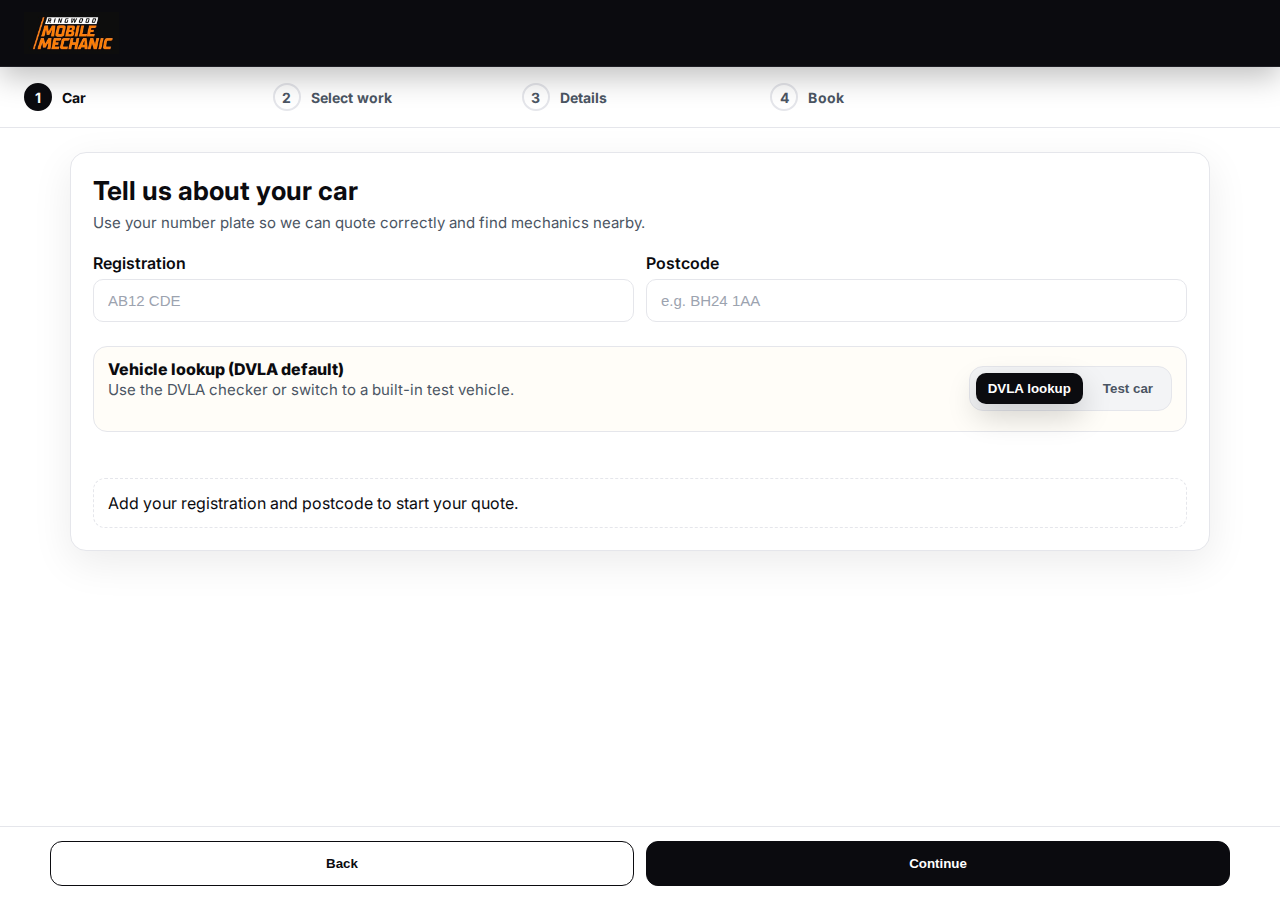
<file: index.html>
<!doctype html>
<html lang="en">
  <head>
    <meta charset="UTF-8" />
    <meta name="viewport" content="width=device-width, initial-scale=1.0" />
    <title>Ringwood Mobile Mechanics | Book a mechanic</title>
    <link rel="stylesheet" href="styles.css" />
    <link rel="preconnect" href="https://fonts.googleapis.com" />
    <link rel="preconnect" href="https://fonts.gstatic.com" crossorigin />
    <link
      rel="stylesheet"
      href="https://cdnjs.cloudflare.com/ajax/libs/font-awesome/6.5.2/css/all.min.css"
      integrity="sha512-XkIUj3IHyhfK9dQypp+EkKdfr74i05ZtWkqKD8wWiNI7YcVHhT2o5ZhnjF9XFaV0z85Qzp8Z4E7E3vXpD+f2Qg=="
      crossorigin="anonymous"
      referrerpolicy="no-referrer"
    />
    <script defer src="app.js"></script>
  </head>
  <body>
    <header class="topbar">
      <div class="logo">
        <img
          src="HTML%20Start/RMM%20Logo%20Small.jpeg"
          alt="RMM logo"
          class="logo-mark"
        />
      </div>
      <div class="topbar-actions">
        <div class="header-total" id="header-total">Total: £0.00</div>
      </div>
    </header>

    <div class="progress">
      <div class="progress-steps" id="progress-steps"></div>
    </div>

    <main class="main">
      <div id="step-car" class="step-pane active">
        <div class="card">
          <h2 class="section-title">Tell us about your car</h2>
          <p class="section-subtitle">
            Use your number plate so we can quote correctly and find mechanics
            nearby.
          </p>
          <div class="input-row">
            <div class="input">
              <label for="reg">Registration</label>
              <input
                id="reg"
                name="reg"
                placeholder="AB12 CDE"
                autocomplete="off"
              />
            </div>
          <div class="input">
            <label for="postcode">Postcode</label>
            <input
                id="postcode"
                name="postcode"
                placeholder="e.g. BH24 1AA"
              autocomplete="off"
            />
          </div>
        </div>
          <div class="lookup-mode" role="group" aria-label="Vehicle lookup mode">
            <div>
              <p class="lookup-mode-title">Vehicle lookup</p>
              <p class="section-subtitle">
                Use the DVLA checker or switch to a built-in test vehicle.
              </p>
            </div>
            <div class="pill-toggle" id="lookup-mode">
              <button class="pill-button active" type="button" data-mode="dvla">
                DVLA lookup
              </button>
              <button class="pill-button" type="button" data-mode="test">
                Test car
              </button>
            </div>
          </div>
          <div class="lookup-row">
            <div
              id="location-label"
              class="lookup-chip hidden"
              aria-live="polite"
            ></div>
            <div
              id="vehicle-label"
              class="lookup-chip hidden"
              aria-live="polite"
            ></div>
          </div>
          <div id="car-error" class="error" aria-live="polite"></div>
          <div class="summary-box" id="car-summary"></div>
        </div>
      </div>

      <div id="step-category" class="step-pane">
        <div class="grid-two">
          <div class="card">
            <h2 class="section-title">What does your vehicle need?</h2>
            <p class="section-subtitle">
              Pick a category to see services available for your car and
              location.
            </p>
            <div id="category-grid" class="category-grid"></div>
            <div id="category-error" class="error" aria-live="polite"></div>
            <div id="category-header"></div>
            <div id="services-error" class="error" aria-live="polite"></div>
            <div id="service-list" class="service-list"></div>
          </div>
          <aside class="basket" id="basket"></aside>
        </div>
        <div class="basket-mobile" id="basket-mobile"></div>
      </div>

      <div id="step-details" class="step-pane">
        <div class="grid-two">
          <div class="card">
            <h2 class="section-title">Contact & availability</h2>
            <p class="section-subtitle">
              We’ll share these details with your mechanic to confirm the
              booking.
            </p>
            <div class="summary-box" id="details-summary"></div>
            <div class="input-row">
              <div class="input">
                <label for="full-name">Full name</label>
                <input id="full-name" placeholder="Sam Example" />
              </div>
              <div class="input">
                <label for="email"
                  >Email <span class="muted">(optional)</span></label
                >
                <input id="email" type="email" placeholder="you@example.com" />
              </div>
              <div class="input">
                <label for="phone"
                  >Phone <span class="required">Required</span></label
                >
                <input id="phone" type="tel" placeholder="07xxx xxxxxx" />
              </div>
            </div>
            <div class="input-row">
              <div class="input">
                <label for="address-line">Address</label>
                <input id="address-line" placeholder="123 Sample Street" />
              </div>
              <div class="input">
                <label for="address-postcode">Postcode</label>
                <input id="address-postcode" placeholder="AB12 3CD" />
              </div>
            </div>
            <div class="input">
              <label for="notes">Describe the problem</label>
              <textarea
                id="notes"
                placeholder="Tell us about noises, smells or warning lights"
              ></textarea>
            </div>
            <div class="input clarifier">
              <div class="clarifier-header">
                <div>
                  <div class="clarifier-title">AI clarifier</div>
                  <p class="section-subtitle">
                    For diagnostic or vague issues we can ask up to 3 quick
                    questions.
                  </p>
                </div>
                <button
                  class="button secondary"
                  id="clarifier-start"
                  type="button"
                >
                  Start clarifier
                </button>
              </div>
              <div id="clarifier-panel" class="clarifier-panel"></div>
            </div>
            <div class="input">
              <label>Is the vehicle driveable?</label>
              <div class="pills" id="driveable"></div>
            </div>
            <div class="input">
              <label>When is the vehicle available?</label>
              <div id="week-availability" class="week-grid"></div>
            </div>
            <div id="details-error" class="error" aria-live="polite"></div>
          </div>
          <aside class="basket" id="basket-details"></aside>
        </div>
      </div>

      <div id="step-confirm" class="step-pane">
        <div class="card">
          <h2 class="section-title">Confirmation</h2>
          <p class="section-subtitle">
            Review your request before sending it to your mechanic.
          </p>
          <div class="summary-box" id="confirm-summary"></div>
          <p>
            A mechanic will review your request and send you a confirmation.
            You will only be charged after you approve the booking.
          </p>
        </div>
      </div>
    </main>

    <div class="modal" id="info-modal" role="dialog" aria-modal="true">
      <div class="modal-content">
        <button class="modal-close" aria-label="Close">&times;</button>
        <h3 id="modal-title"></h3>
        <p id="modal-description"></p>
        <ul id="modal-list"></ul>
        <button id="modal-add" class="button" data-service="">
          Add to basket
        </button>
      </div>
    </div>

    <div class="navbar">
      <div class="navbar-inner">
        <button id="back" class="button secondary">Back</button>
        <button id="next" class="button">Continue</button>
      </div>
    </div>
  </body>
</html>
</file>
<file: styles.css>
@import url("https://fonts.googleapis.com/css2?family=Inter:wght@400;500;600;700&display=swap");

:root {
  --background: #ffffff;
  --surface: #ffffff;
  --ink: #0b0b0f;
  --muted: #4b5563;
  --border: #e5e6eb;
  --accent: #ff8a00;
  --accent-strong: #ff7000;
  --shadow: 0 12px 40px rgba(0, 0, 0, 0.08);
}

* {
  box-sizing: border-box;
}

.is-hidden {
  display: none !important;
}

body {
  margin: 0;
  font-family:
    "Inter",
    system-ui,
    -apple-system,
    BlinkMacSystemFont,
    "Segoe UI",
    sans-serif;
  background: var(--background);
  color: var(--ink);
  overflow-x: hidden;
}

a {
  color: var(--ink);
  text-decoration: none;
}

header.topbar {
  position: sticky;
  top: 0;
  z-index: 20;
  background: #0b0b0f;
  color: #ffffff;
  padding: 12px 24px;
  display: flex;
  justify-content: space-between;
  align-items: center;
  border-bottom: 1px solid #1f1f25;
  box-shadow: 0 10px 30px rgba(0, 0, 0, 0.25);
}

.logo {
  display: flex;
  align-items: center;
  gap: 10px;
  font-weight: 700;
  font-size: 20px;
}

.logo-name {
  font-size: 17px;
  letter-spacing: 0.01em;
}

.logo-mark {
  height: 42px;
  width: auto;
  display: block;
}

.topbar-actions {
  display: flex;
  align-items: center;
  gap: 18px;
}

.header-total {
  font-weight: 800;
  font-size: 16px;
  color: #ffffff;
  background: rgba(255, 255, 255, 0.08);
  padding: 10px 16px;
  border-radius: 12px;
  border: 1px solid rgba(255, 255, 255, 0.14);
}

.logo span {
  display: none;
}

.help-link {
  font-weight: 600;
  color: var(--ink);
}

.progress {
  background: var(--surface);
  padding: 16px 24px;
  border-bottom: 1px solid var(--border);
}

.progress-steps {
  display: grid;
  grid-template-columns: repeat(5, 1fr);
  gap: 12px;
  align-items: center;
  color: var(--muted);
}

.step {
  display: flex;
  align-items: center;
  gap: 10px;
  color: var(--muted);
  font-weight: 700;
  font-size: 14px;
  letter-spacing: 0.01em;
}

.step .icon {
  width: 28px;
  height: 28px;
  border-radius: 50%;
  border: 2px solid var(--border);
  display: grid;
  place-items: center;
  background: #fff;
  color: var(--muted);
}

.step.active {
  color: var(--ink);
}

.step.active .icon {
  border-color: #0b0b0f;
  background: #0b0b0f;
  color: #fff;
}

.step.complete {
  color: var(--ink);
}

.step.complete .icon {
  background: var(--accent);
  color: #0b0b0f;
  border-color: var(--accent);
}

.main {
  max-width: 1180px;
  margin: 24px auto 120px;
  padding: 0 20px;
}

.card {
  background: var(--surface);
  border: 1px solid var(--border);
  border-radius: 16px;
  box-shadow: var(--shadow);
  padding: 22px;
  color: var(--ink);
}

.grid-two {
  display: grid;
  grid-template-columns: 1fr 320px;
  gap: 20px;
}

.section-title {
  font-size: 26px;
  margin: 0 0 6px;
}

.section-subtitle {
  color: var(--muted);
  margin: 0 0 18px;
  font-size: 15px;
  line-height: 1.5;
}
.muted {
  color: var(--muted);
  font-weight: 500;
}
.required {
  color: #dc2626;
  font-size: 13px;
  font-weight: 700;
  margin-left: 6px;
}

.input-row {
  display: grid;
  grid-template-columns: repeat(auto-fit, minmax(220px, 1fr));
  gap: 12px;
  margin-bottom: 12px;
}

.lookup-row {
  display: flex;
  flex-wrap: wrap;
  gap: 8px;
  margin: 4px 0 8px;
  min-height: 28px;
}

.lookup-mode {
  display: flex;
  justify-content: space-between;
  align-items: center;
  gap: 16px;
  padding: 12px 14px;
  border: 1px solid var(--border);
  border-radius: 14px;
  background: #fffdf8;
  margin: 6px 0 10px;
}

.lookup-mode-title {
  margin: 0;
  font-weight: 800;
  color: var(--ink);
}

.pill-toggle {
  display: inline-flex;
  align-items: center;
  gap: 8px;
  background: #f3f4f6;
  padding: 6px;
  border-radius: 14px;
  border: 1px solid var(--border);
}

.pill-button {
  border: none;
  background: transparent;
  color: var(--muted);
  font-weight: 700;
  padding: 8px 12px;
  border-radius: 10px;
  cursor: pointer;
  transition: background 0.2s ease, color 0.2s ease, box-shadow 0.2s ease;
}

.pill-button.active {
  background: #0b0b0f;
  color: #fff;
  box-shadow: 0 12px 30px rgba(0, 0, 0, 0.18);
}

.lookup-chip {
  background: #f2f3f5;
  border: 1px solid var(--border);
  border-radius: 20px;
  padding: 6px 10px;
  font-size: 13px;
  color: var(--ink);
}

.lookup-chip.hidden {
  display: none;
}

.input label {
  display: block;
  font-weight: 600;
  margin-bottom: 6px;
}

.input input,
.input textarea,
.input select {
  width: 100%;
  border: 1px solid var(--border);
  border-radius: 10px;
  padding: 12px 14px;
  font-size: 15px;
  background: #fff;
  color: var(--ink);
}

.input input::placeholder,
.input textarea::placeholder {
  color: #9ca3af;
}

.input:not(:last-child) {
  margin-bottom: 12px;
}

.input textarea {
  resize: vertical;
  min-height: 120px;
}

.button {
  background: #0b0b0f;
  color: #fff;
  border: 1px solid #0b0b0f;
  border-radius: 12px;
  padding: 14px 16px;
  font-weight: 800;
  cursor: pointer;
  transition:
    transform 0.1s ease,
    box-shadow 0.2s ease,
    background 0.15s ease;
}

.button:hover {
  transform: translateY(-1px);
  box-shadow: 0 10px 25px rgba(0, 0, 0, 0.25);
  background: var(--accent);
  border-color: var(--accent);
}

.button.secondary {
  background: #fff;
  color: #0b0b0f;
  border: 1px solid #0b0b0f;
  box-shadow: none;
}

.error {
  color: #dc2626;
  font-weight: 600;
  margin-top: 6px;
}

.category-grid {
  display: grid;
  grid-template-columns: repeat(auto-fit, minmax(200px, 1fr));
  gap: 16px;
}

.category-card {
  border: 1px solid var(--border);
  padding: 16px;
  border-radius: 12px;
  background: var(--surface);
  cursor: pointer;
  transition:
    border-color 0.2s,
    box-shadow 0.2s,
    transform 0.15s ease;
  display: flex;
  gap: 12px;
  align-items: flex-start;
  text-align: left;
  color: var(--ink);
}

.category-card:hover {
  border-color: var(--accent);
  box-shadow: var(--shadow);
  transform: translateY(-1px);
}

.category-card.active {
  border-color: var(--accent);
  box-shadow: 0 14px 36px rgba(255, 138, 0, 0.25);
}

.category-card h3 {
  margin: 0 0 6px;
  font-size: 22px;
}

.category-summary {
  margin: 0;
  color: var(--muted);
  font-size: 15px;
  line-height: 1.5;
}

.category-icon {
  width: 48px;
  height: 48px;
  border-radius: 12px;
  background: #f7f3ef;
  color: #0b0b0f;
  display: grid;
  place-items: center;
  font-size: 20px;
  border: 1px solid var(--border);
}

.service-list {
  display: flex;
  flex-direction: column;
  gap: 12px;
}

.service-card {
  border: 1px solid var(--border);
  border-radius: 14px;
  padding: 16px;
  display: grid;
  grid-template-columns: auto 1fr;
  gap: 12px 16px;
  align-items: flex-start;
  background: var(--surface);
  color: var(--ink);
}

.service-icon {
  width: 44px;
  height: 44px;
  border-radius: 12px;
  background: #f7f3ef;
  color: #0b0b0f;
  display: grid;
  place-items: center;
  font-size: 18px;
  border: 1px solid var(--border);
}

.service-body {
  display: grid;
  gap: 8px;
}

.service-header {
  display: flex;
  justify-content: space-between;
  gap: 8px;
  align-items: flex-start;
}

.service-header h4 {
  margin: 0;
  font-size: 20px;
}

.service-rating {
  color: var(--muted);
  font-weight: 600;
  margin: 0;
}

.service-description {
  margin: 0;
  color: var(--ink);
  line-height: 1.6;
  font-size: 15px;
}

.service-meta {
  color: var(--muted);
  font-size: 14px;
  margin: 0 0 6px;
}

.badge {
  background: rgba(255, 138, 0, 0.14);
  color: var(--accent);
  border-radius: 50px;
  padding: 4px 10px;
  font-weight: 700;
  font-size: 12px;
}

.price {
  font-weight: 800;
  font-size: 20px;
}

.price-stack {
  display: flex;
  flex-direction: column;
  gap: 4px;
}

.service-actions {
  display: flex;
  justify-content: space-between;
  align-items: center;
  gap: 12px;
  margin-top: 8px;
}

.service-buttons {
  display: flex;
  flex-wrap: wrap;
  gap: 8px;
  width: auto;
}

.basket {
  position: sticky;
  top: 20px;
  align-self: start;
  display: flex;
  flex-direction: column;
  gap: 14px;
}

.basket h4 {
  margin: 0;
}

.basket-list {
  border-top: 1px solid var(--border);
  padding-top: 12px;
  display: grid;
  gap: 10px;
}

.basket-item {
  display: flex;
  justify-content: space-between;
  gap: 10px;
  align-items: center;
}

.basket-item .remove {
  color: var(--muted);
  cursor: pointer;
  border: none;
  background: none;
}

.basket-total {
  display: flex;
  justify-content: space-between;
  align-items: center;
  font-weight: 800;
  font-size: 18px;
}

.navbar {
  position: fixed;
  bottom: 0;
  left: 0;
  right: 0;
  background: #fff;
  border-top: 1px solid var(--border);
  padding: 14px 20px;
  display: flex;
  justify-content: center;
}

.navbar-inner {
  width: 100%;
  max-width: 1180px;
  display: grid;
  grid-template-columns: 1fr 1fr;
  gap: 12px;
}

.step-pane {
  display: none;
}
.step-pane.active {
  display: block;
}

.modal {
  position: fixed;
  inset: 0;
  display: none;
  background: rgba(15, 23, 42, 0.6);
  justify-content: center;
  align-items: center;
  padding: 20px;
  z-index: 30;
}

.modal.active {
  display: flex;
}

.modal-content {
  background: #fff;
  border-radius: 16px;
  max-width: 640px;
  width: 100%;
  padding: 24px;
  position: relative;
  max-height: 90vh;
  overflow: auto;
}

.modal-content h3 {
  margin-top: 0;
  margin-bottom: 8px;
}

.modal-close {
  position: absolute;
  top: 12px;
  right: 12px;
  border: none;
  background: none;
  font-size: 18px;
  cursor: pointer;
}

.timeline {
  display: grid;
  grid-template-columns: repeat(auto-fit, minmax(140px, 1fr));
  gap: 12px;
  margin: 16px 0;
}

.timeline div {
  border: 1px dashed var(--border);
  border-radius: 10px;
  padding: 12px;
  background: #f8fafc;
  font-weight: 600;
  color: var(--muted);
}

.pills {
  display: flex;
  flex-wrap: wrap;
  gap: 8px;
  margin-top: 8px;
}

.pill {
  padding: 8px 10px;
  border-radius: 10px;
  border: 1px solid var(--border);
  cursor: pointer;
}

.pill.active {
  border-color: var(--accent);
  background: #fff3e6;
  color: var(--ink);
}

.week-grid {
  display: grid;
  grid-template-columns: repeat(auto-fit, minmax(180px, 1fr));
  gap: 12px;
}

.day-column {
  border: 1px solid var(--border);
  background: #fff;
  border-radius: 12px;
  padding: 10px;
  display: flex;
  flex-direction: column;
  gap: 8px;
}

.day-label {
  font-weight: 700;
}

.slot-pill {
  padding: 10px 12px;
  border-radius: 10px;
  border: 1px solid var(--border);
  background: #f8fafc;
  cursor: pointer;
  text-align: left;
  color: var(--ink);
}

.slot-pill.active {
  border-color: var(--accent);
  background: #fff3e6;
  color: #0b0b0f;
}

.clarifier {
  border: 1px dashed var(--border);
  border-radius: 12px;
  padding: 12px;
  background: #f8fafc;
}

.input.clarifier {
  margin-bottom: 28px;
  padding-bottom: 6px;
}

.clarifier-header {
  display: flex;
  justify-content: space-between;
  align-items: center;
  gap: 12px;
}
.clarifier-title {
  font-weight: 700;
}

.clarifier-panel textarea {
  width: 100%;
  border-radius: 10px;
  border: 1px solid var(--border);
  padding: 12px;
  min-height: 90px;
}
.clarifier-question {
  display: grid;
  gap: 8px;
}
.clarifier-actions {
  display: flex;
  flex-wrap: wrap;
  gap: 8px;
}
.clarifier-progress {
  font-weight: 700;
  color: var(--accent);
}
.clarifier-summary {
  padding-left: 18px;
}

.summary-box {
  border: 1px dashed var(--border);
  padding: 14px;
  border-radius: 12px;
  background: #fff;
}

.basket-mobile {
  display: none !important;
  position: fixed;
  bottom: 76px;
  left: 0;
  right: 0;
  padding: 12px 18px;
  background: #0b0b0f;
  color: #fff;
  border-top: 1px solid var(--border);
  justify-content: space-between;
  align-items: center;
  z-index: 15;
}

@media (max-width: 900px) {
  .grid-two {
    grid-template-columns: 1fr;
  }
  .basket {
    position: relative;
    top: 0;
  }
  .navbar-inner {
    grid-template-columns: 1fr;
  }
  .basket-mobile {
    display: none !important;
  }
}

@media (max-width: 640px) {
  header.topbar {
    flex-direction: column;
    align-items: flex-start;
    gap: 8px;
  }
  .logo-mark {
    height: 28px;
  }
  .progress-steps {
    grid-template-columns: repeat(2, minmax(0, 1fr));
  }
  .service-card {
    grid-template-columns: auto 1fr;
  }
  .service-actions {
    flex-direction: column;
    align-items: flex-start;
  }
}

.admin-body {
  background: #eef2f7;
}

.admin-main {
  max-width: 1100px;
  margin: 32px auto;
  padding: 0 20px;
}

.admin-card {
  margin-top: 12px;
}

.admin-form {
  display: grid;
  gap: 14px;
  margin: 20px 0;
}

.admin-actions {
  display: flex;
  gap: 8px;
  flex-wrap: wrap;
  align-items: center;
}

.admin-status {
  margin-bottom: 12px;
  color: var(--muted);
  min-height: 20px;
}

.admin-table {
  border: 1px solid var(--border);
  border-radius: 10px;
  overflow: hidden;
  background: #fff;
}

.admin-table-header,
.admin-row {
  display: grid;
  grid-template-columns: 1.1fr 2fr 2fr 1.2fr 1.6fr 1.4fr;
  gap: 8px;
  padding: 12px 14px;
  align-items: center;
}

.admin-table-header {
  background: #f8fafc;
  font-weight: 600;
  color: var(--muted);
  text-transform: uppercase;
  letter-spacing: 0.02em;
  font-size: 12px;
}

.admin-row:nth-child(even) {
  background: #fff;
}

.admin-row:nth-child(odd) {
  background: #fbfdff;
}

.admin-row .button {
  padding: 6px 10px;
  font-size: 14px;
}

.admin-empty {
  padding: 16px;
  text-align: center;
  color: var(--muted);
}

.status-pill {
  padding: 6px 10px;
  border-radius: 999px;
  font-size: 13px;
  font-weight: 600;
  text-transform: capitalize;
}

.status-pending {
  background: #fff4e5;
  color: #b45309;
}

.status-done,
.status-completed {
  background: #e7f8ef;
  color: #15803d;
}

.status-cancelled {
  background: #fee2e2;
  color: #b91c1c;
}
</file>
